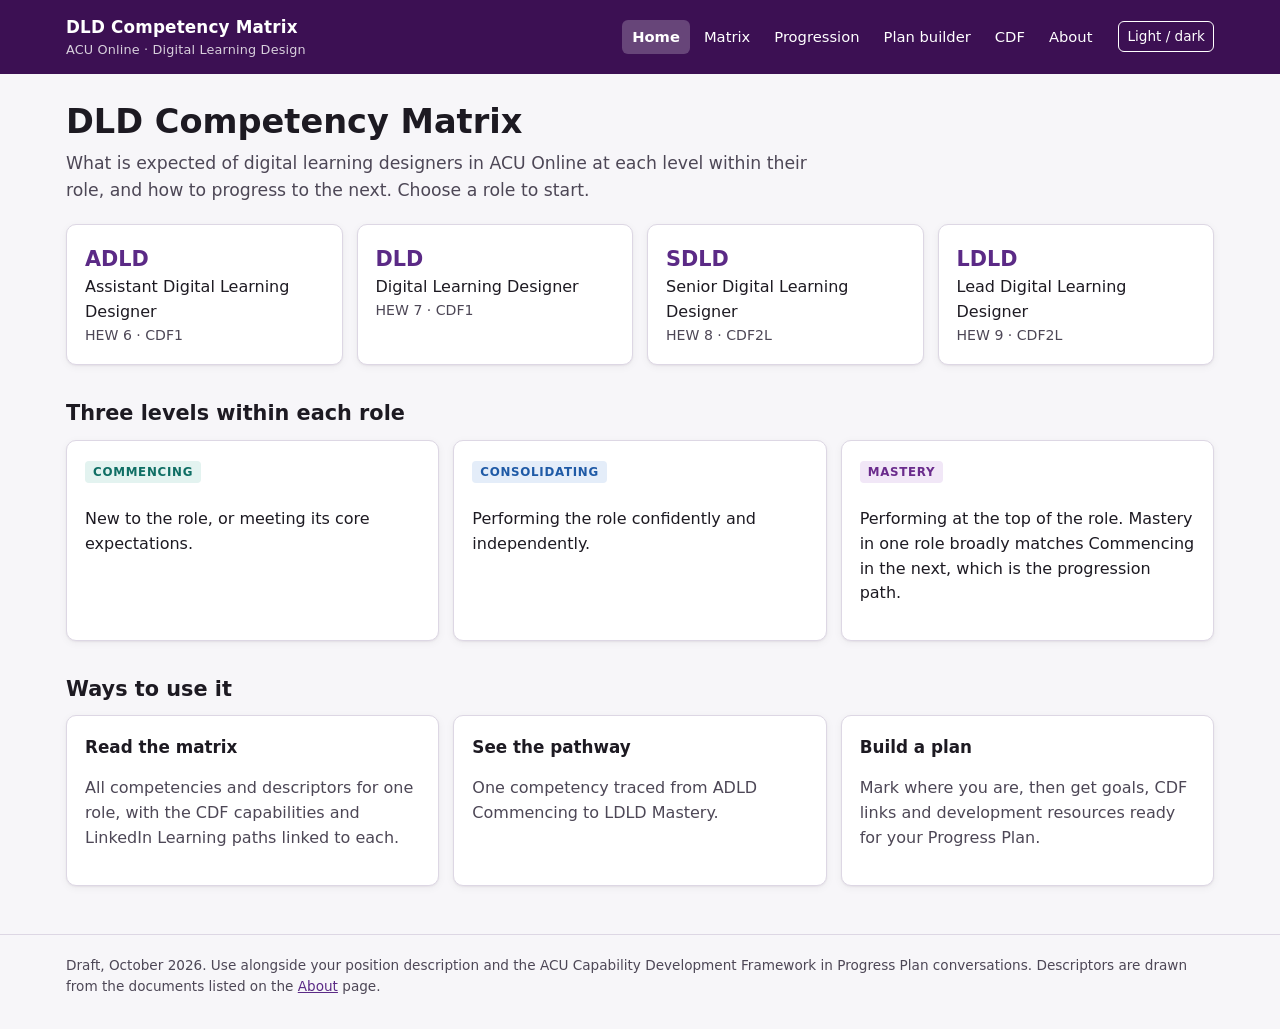
<file: index.html>
<!doctype html>
<html lang="en-AU">
<head>
<meta charset="utf-8">
<meta name="viewport" content="width=device-width, initial-scale=1">
<title>DLD Competency Matrix</title>
<meta name="description" content="What is expected of a digital learning designer at each level, and how to progress">
<link rel="icon" href="data:image/svg+xml,%3Csvg xmlns='http://www.w3.org/2000/svg' viewBox='0 0 32 32'%3E%3Crect width='32' height='32' rx='6' fill='%233c1053'/%3E%3Cpath d='M8 22h4v-6H8zm6 0h4V12h-4zm6 0h4V8h-4z' fill='%23fff'/%3E%3C/svg%3E">
<link rel="stylesheet" href="assets/style.css">
<script src="assets/data.js" defer></script>
<script src="assets/app.js" defer></script>
</head>
<body data-page="index">
<main id="main" class="wrap">
<h1>DLD Competency Matrix</h1><p class="lede">What is expected of digital learning designers in ACU Online at each level within their role, and how to progress to the next. Choose a role to start.</p>
<div id="app"></div>
<noscript><p>This site needs JavaScript to show the matrix.</p></noscript>
</main>
</body>
</html>
</file>
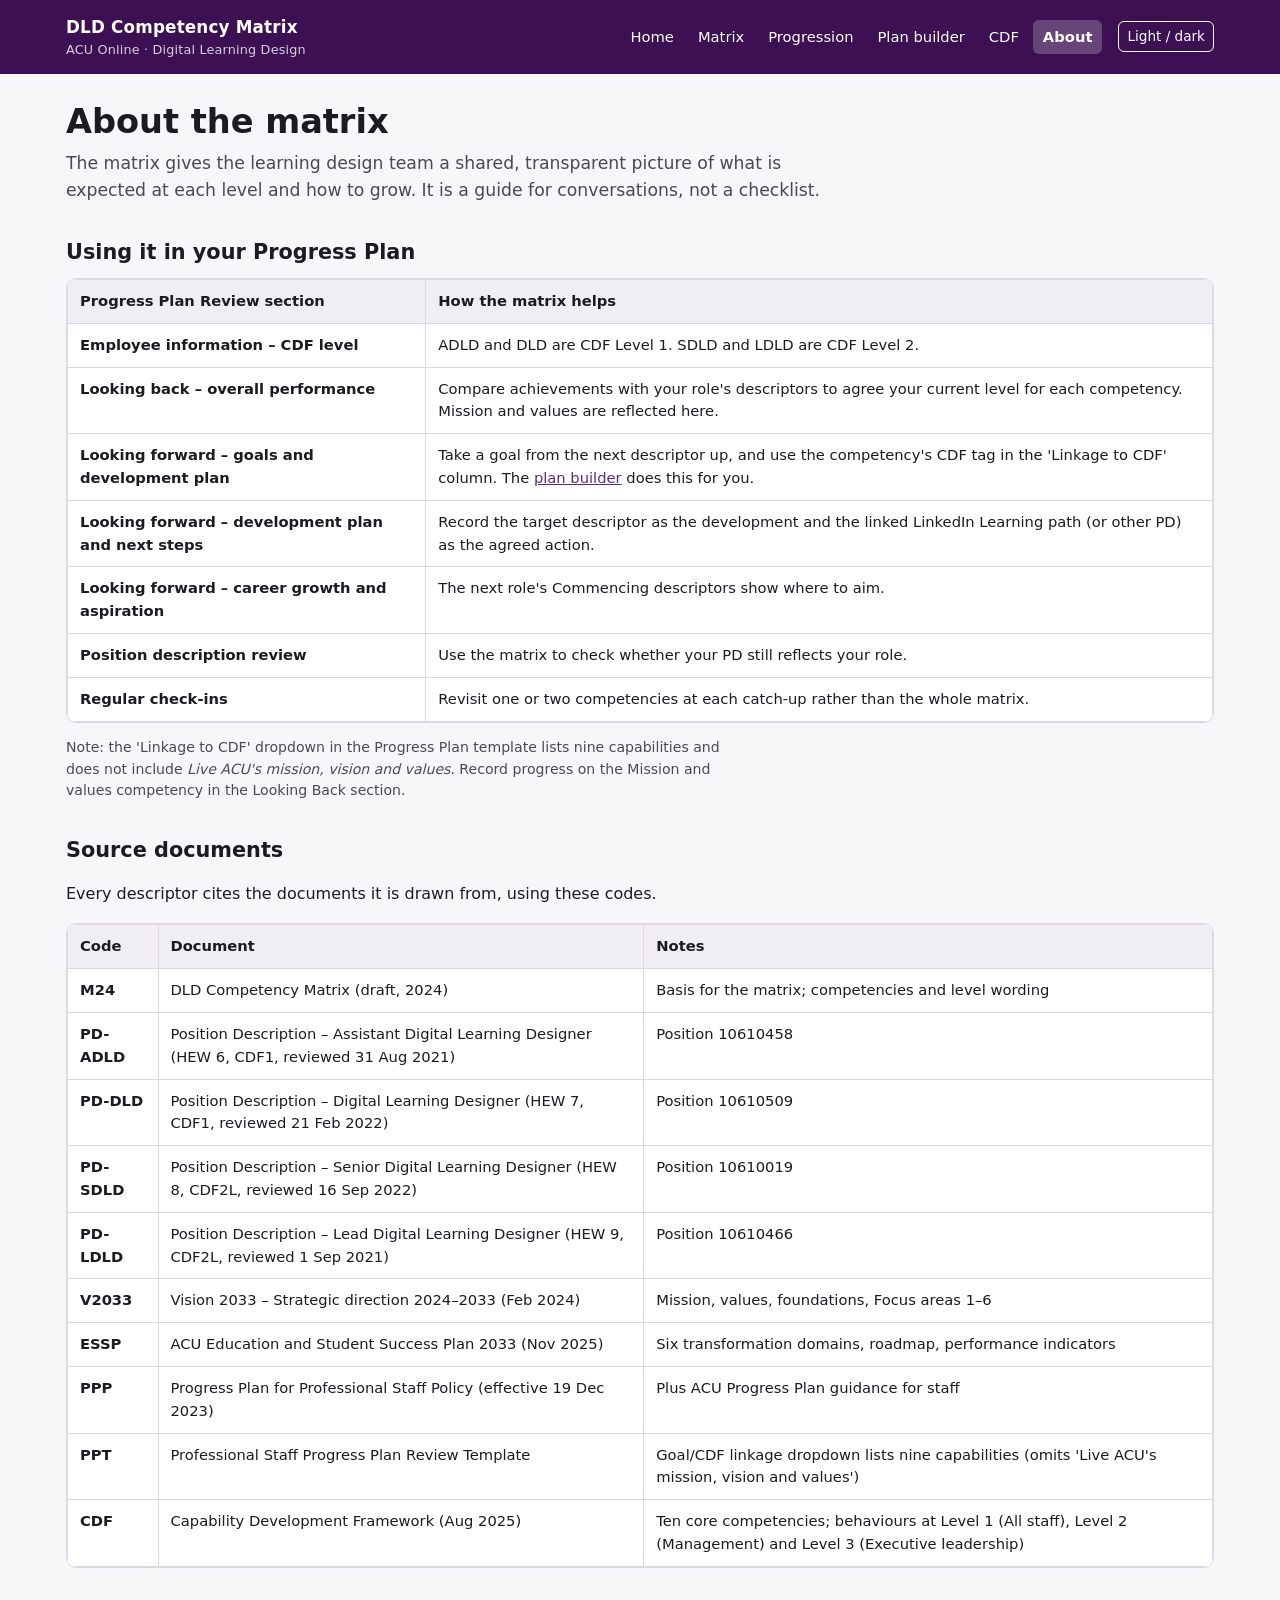
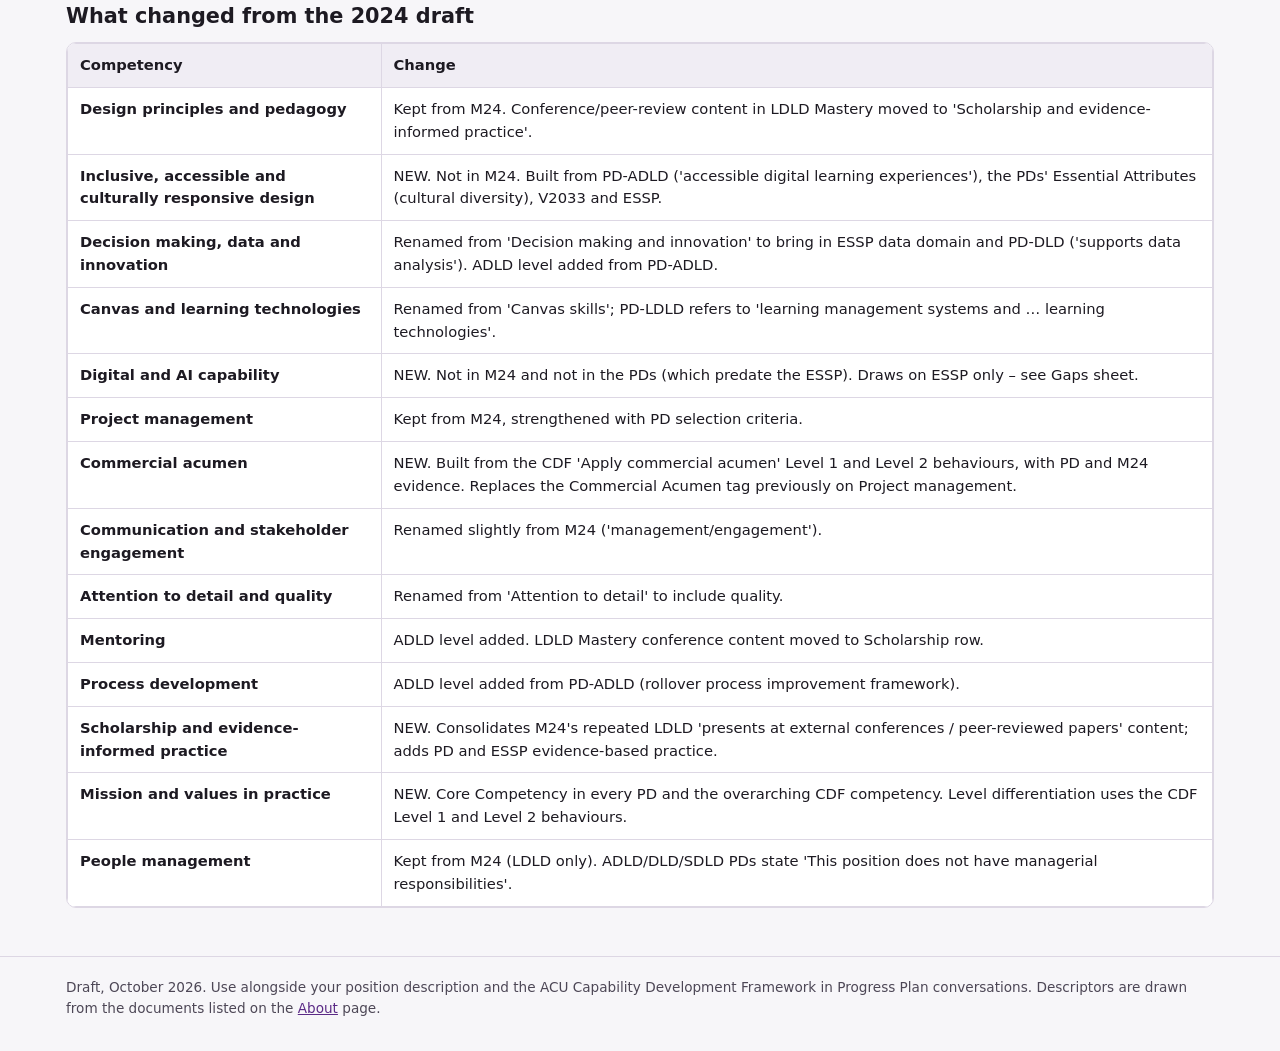
<file: about.html>
<!doctype html>
<html lang="en-AU">
<head>
<meta charset="utf-8">
<meta name="viewport" content="width=device-width, initial-scale=1">
<title>About the Matrix</title>
<meta name="description" content="Purpose, use in Progress Plans, and sources">
<link rel="icon" href="data:image/svg+xml,%3Csvg xmlns='http://www.w3.org/2000/svg' viewBox='0 0 32 32'%3E%3Crect width='32' height='32' rx='6' fill='%233c1053'/%3E%3Cpath d='M8 22h4v-6H8zm6 0h4V12h-4zm6 0h4V8h-4z' fill='%23fff'/%3E%3C/svg%3E">
<link rel="stylesheet" href="assets/style.css">
<script src="assets/data.js" defer></script>
<script src="assets/app.js" defer></script>
</head>
<body data-page="about">
<main id="main" class="wrap">
<h1>About the matrix</h1>
<p class="lede">The matrix gives the learning design team a shared, transparent picture of what is expected at each level and how to grow. It is a guide for conversations, not a checklist.</p>
<h2>Using it in your Progress Plan</h2>
<div class="table-scroll"><table><thead><tr><th scope="col">Progress Plan Review section</th><th scope="col">How the matrix helps</th></tr></thead><tbody>
<tr><td><strong>Employee information – CDF level</strong></td><td>ADLD and DLD are CDF Level 1. SDLD and LDLD are CDF Level 2.</td></tr>
<tr><td><strong>Looking back – overall performance</strong></td><td>Compare achievements with your role's descriptors to agree your current level for each competency. Mission and values are reflected here.</td></tr>
<tr><td><strong>Looking forward – goals and development plan</strong></td><td>Take a goal from the next descriptor up, and use the competency's CDF tag in the 'Linkage to CDF' column. The <a href="plan.html">plan builder</a> does this for you.</td></tr>
<tr><td><strong>Looking forward – development plan and next steps</strong></td><td>Record the target descriptor as the development and the linked LinkedIn Learning path (or other PD) as the agreed action.</td></tr>
<tr><td><strong>Looking forward – career growth and aspiration</strong></td><td>The next role's Commencing descriptors show where to aim.</td></tr>
<tr><td><strong>Position description review</strong></td><td>Use the matrix to check whether your PD still reflects your role.</td></tr>
<tr><td><strong>Regular check-ins</strong></td><td>Revisit one or two competencies at each catch-up rather than the whole matrix.</td></tr>
</tbody></table></div>
<p class="small muted">Note: the 'Linkage to CDF' dropdown in the Progress Plan template lists nine capabilities and does not include <em>Live ACU's mission, vision and values</em>. Record progress on the Mission and values competency in the Looking Back section.</p>
<div id="app"></div>
<noscript><p>This site needs JavaScript to show the matrix.</p></noscript>
</main>
</body>
</html>
</file>
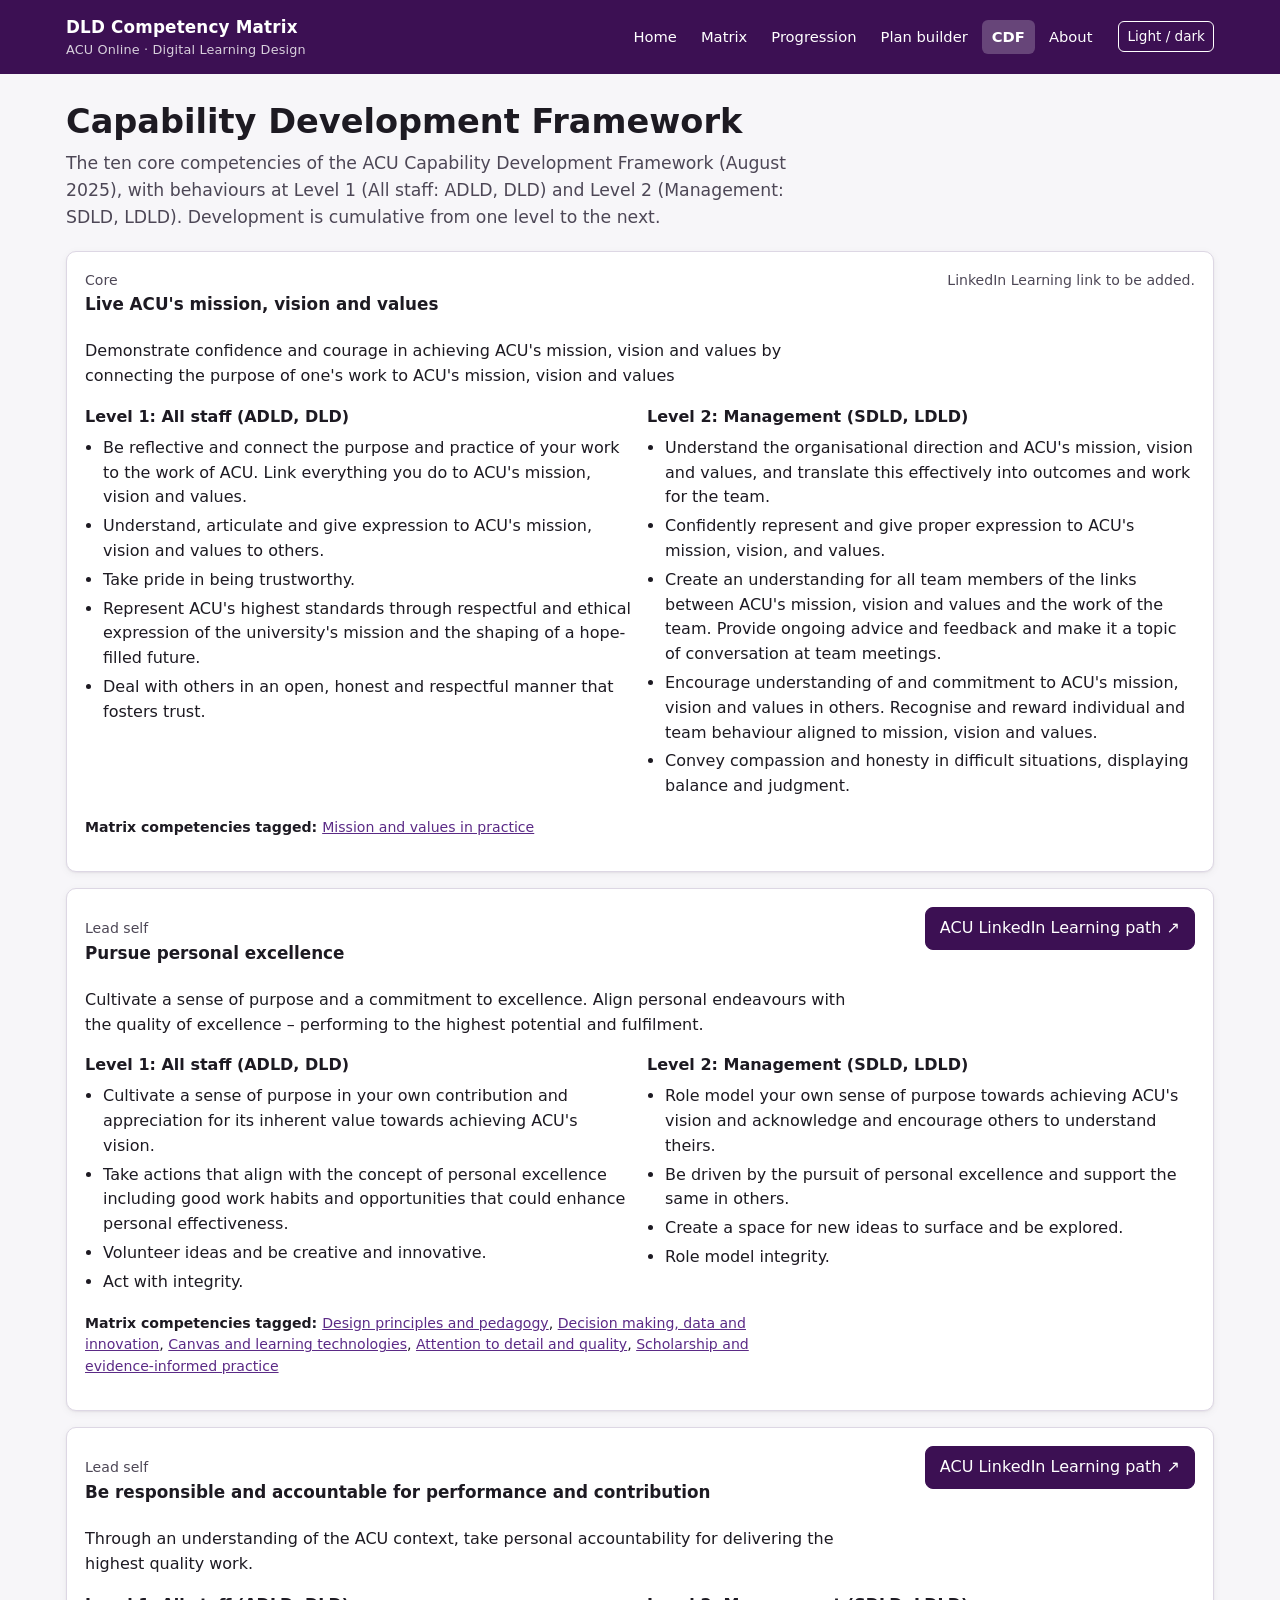
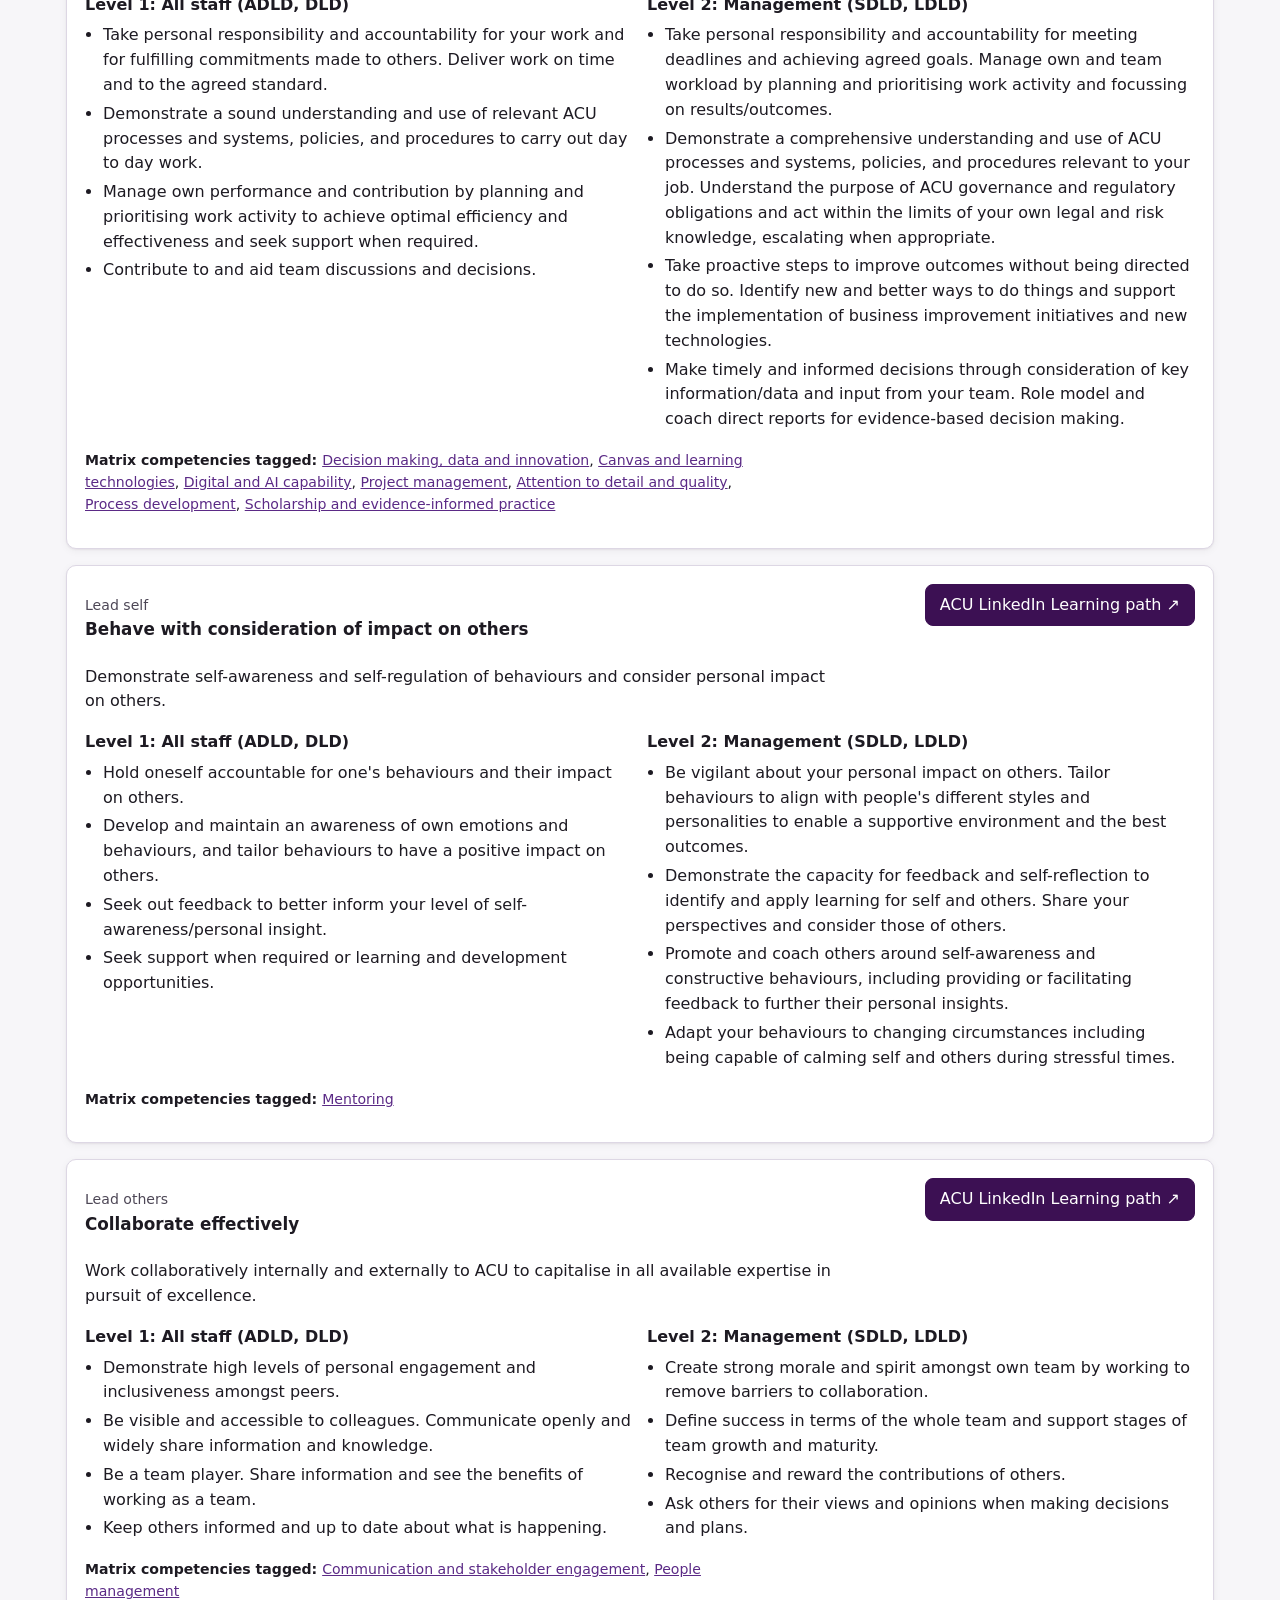
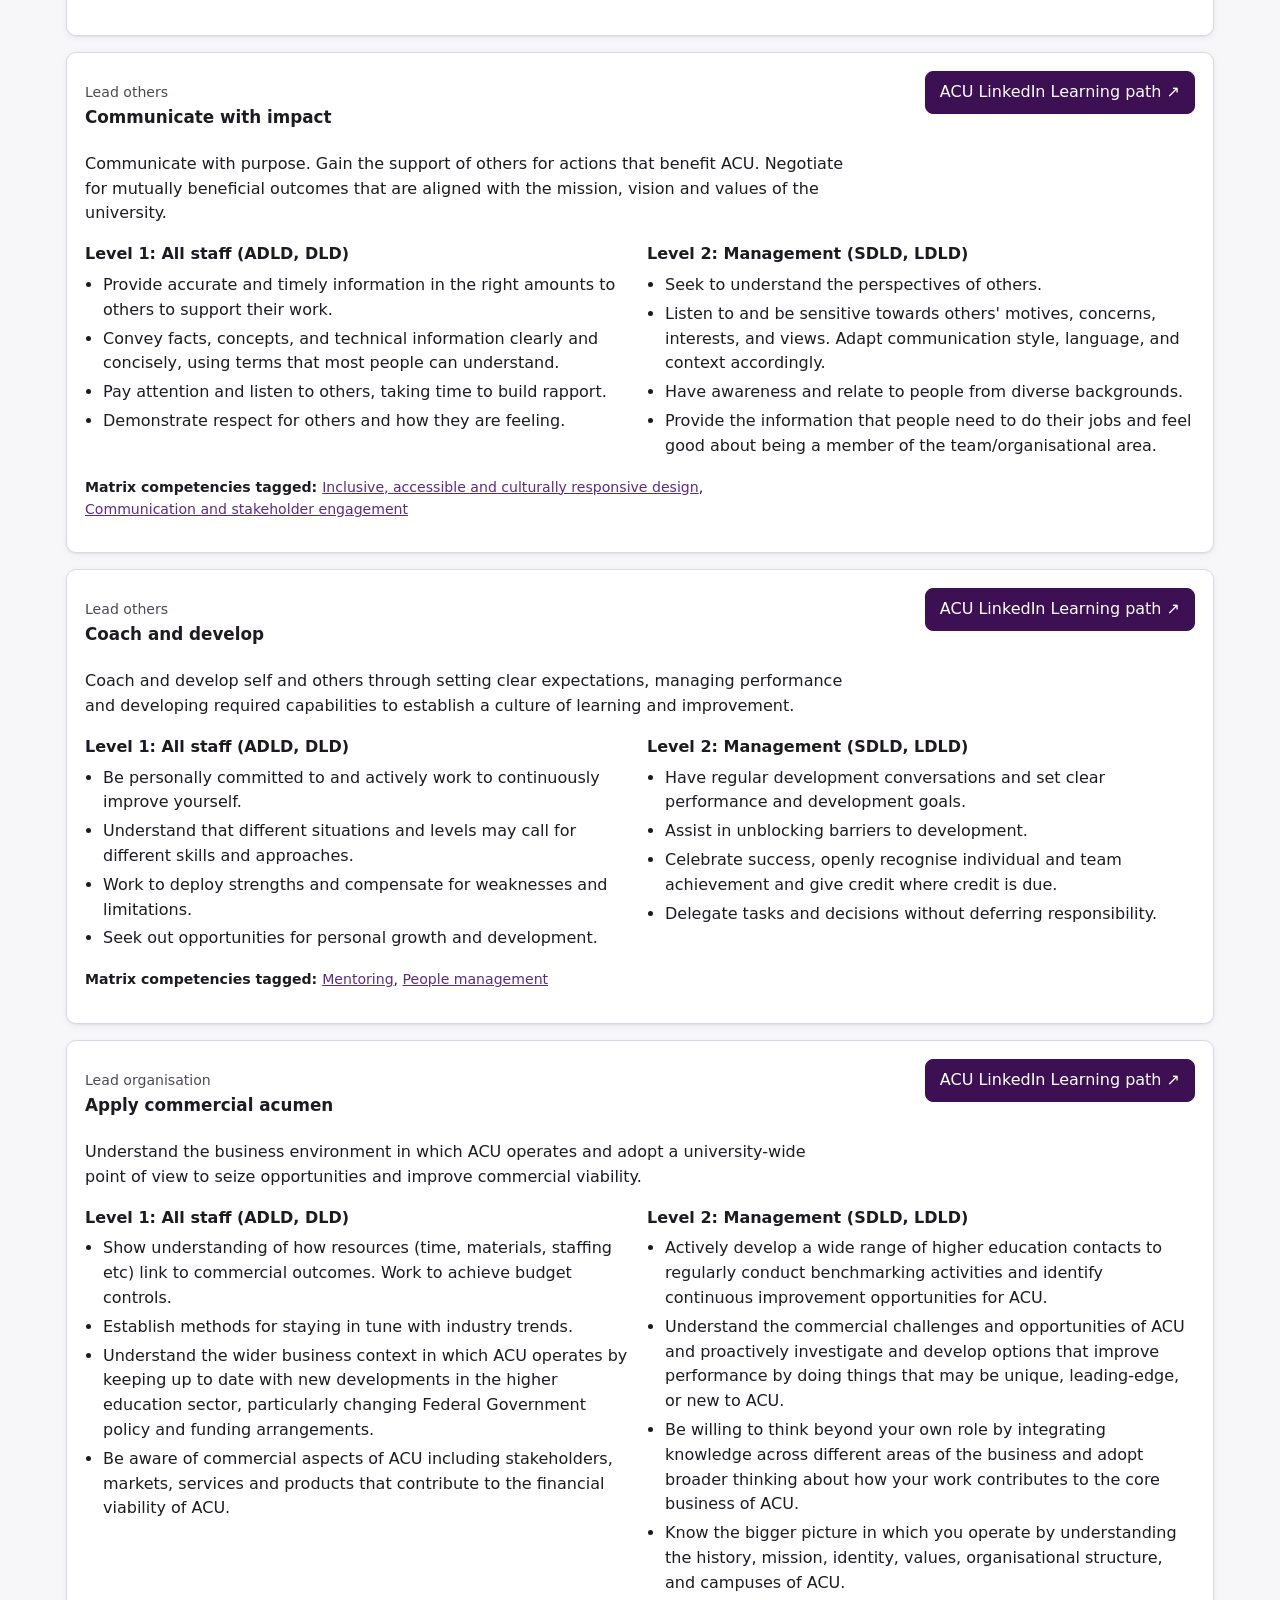
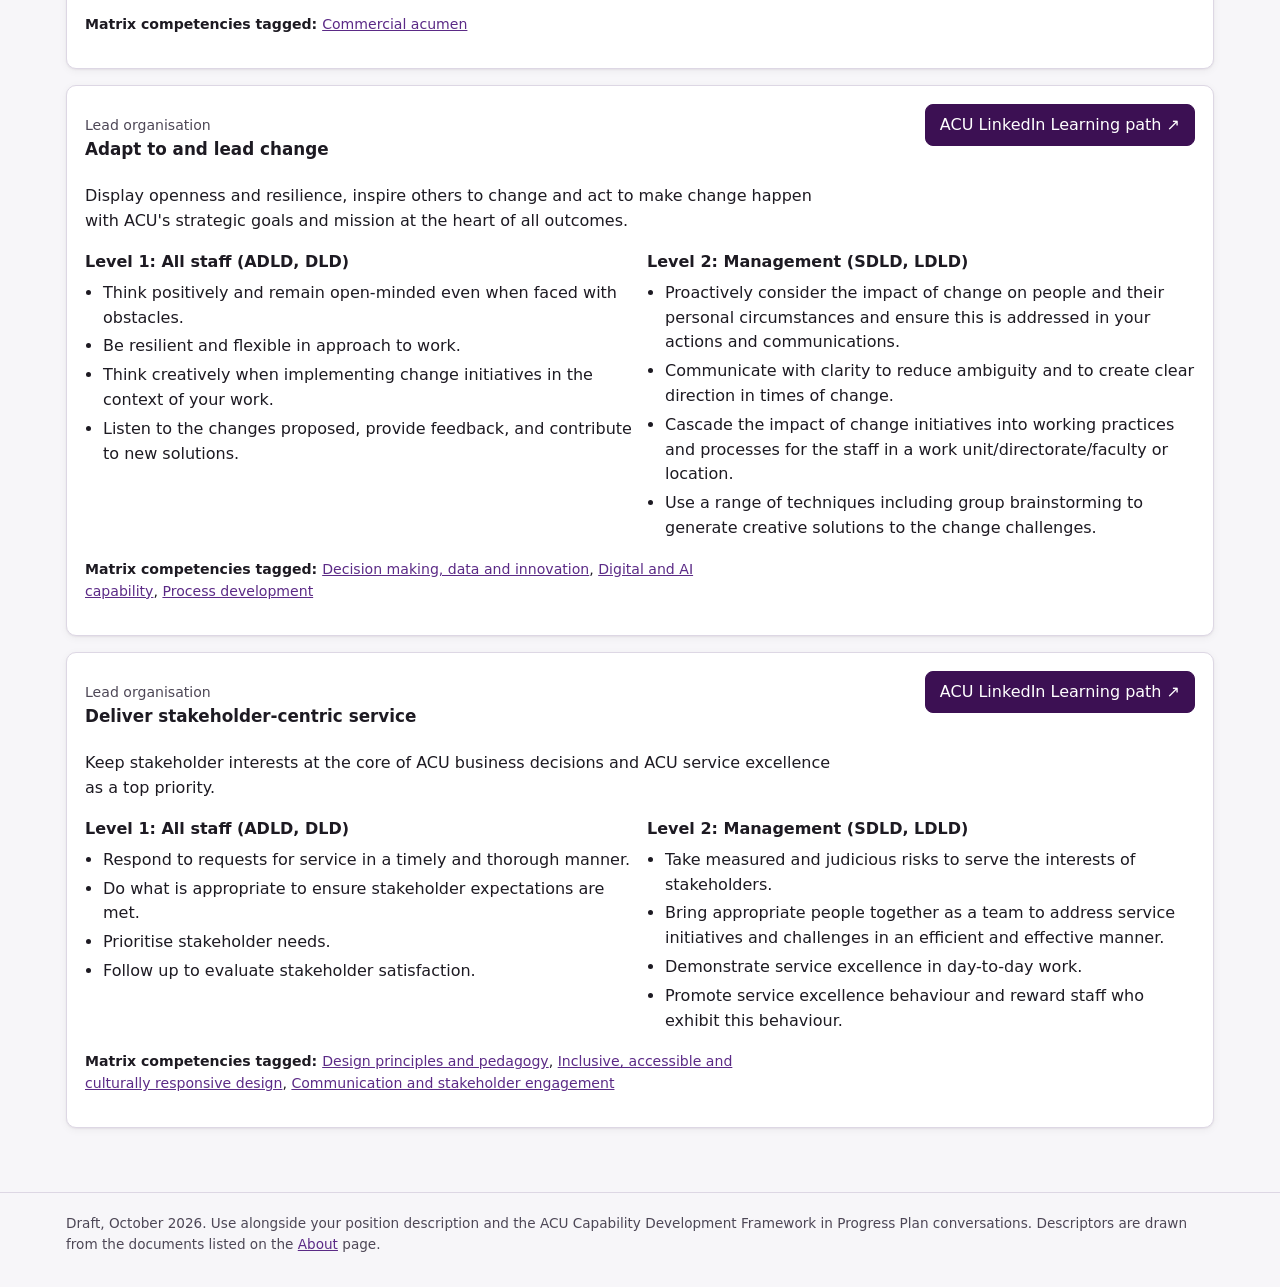
<file: cdf.html>
<!doctype html>
<html lang="en-AU">
<head>
<meta charset="utf-8">
<meta name="viewport" content="width=device-width, initial-scale=1">
<title>CDF Reference</title>
<meta name="description" content="ACU Capability Development Framework competencies at Levels 1 and 2">
<link rel="icon" href="data:image/svg+xml,%3Csvg xmlns='http://www.w3.org/2000/svg' viewBox='0 0 32 32'%3E%3Crect width='32' height='32' rx='6' fill='%233c1053'/%3E%3Cpath d='M8 22h4v-6H8zm6 0h4V12h-4zm6 0h4V8h-4z' fill='%23fff'/%3E%3C/svg%3E">
<link rel="stylesheet" href="assets/style.css">
<script src="assets/data.js" defer></script>
<script src="assets/app.js" defer></script>
</head>
<body data-page="cdf">
<main id="main" class="wrap">
<h1>Capability Development Framework</h1><p class="lede">The ten core competencies of the ACU Capability Development Framework (August 2025), with behaviours at Level 1 (All staff: ADLD, DLD) and Level 2 (Management: SDLD, LDLD). Development is cumulative from one level to the next.</p>
<div id="app"></div>
<noscript><p>This site needs JavaScript to show the matrix.</p></noscript>
</main>
</body>
</html>
</file>
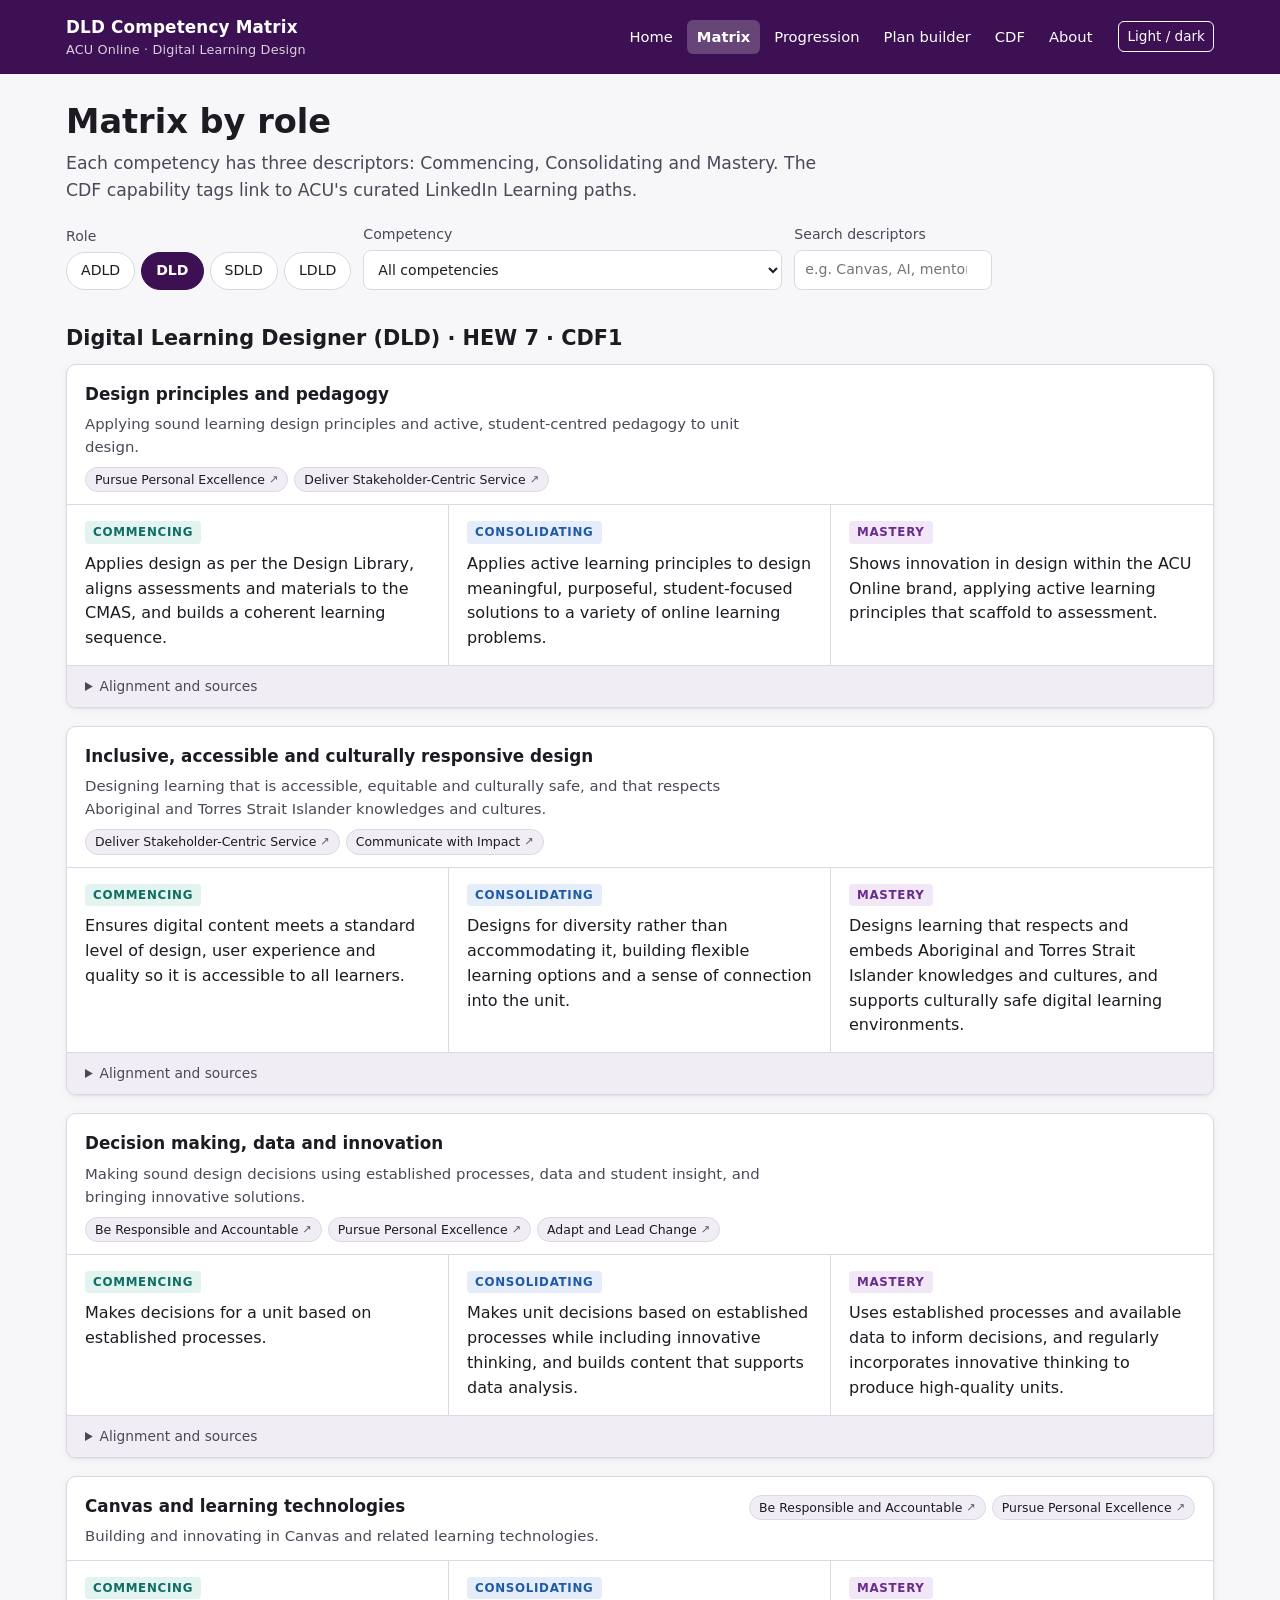
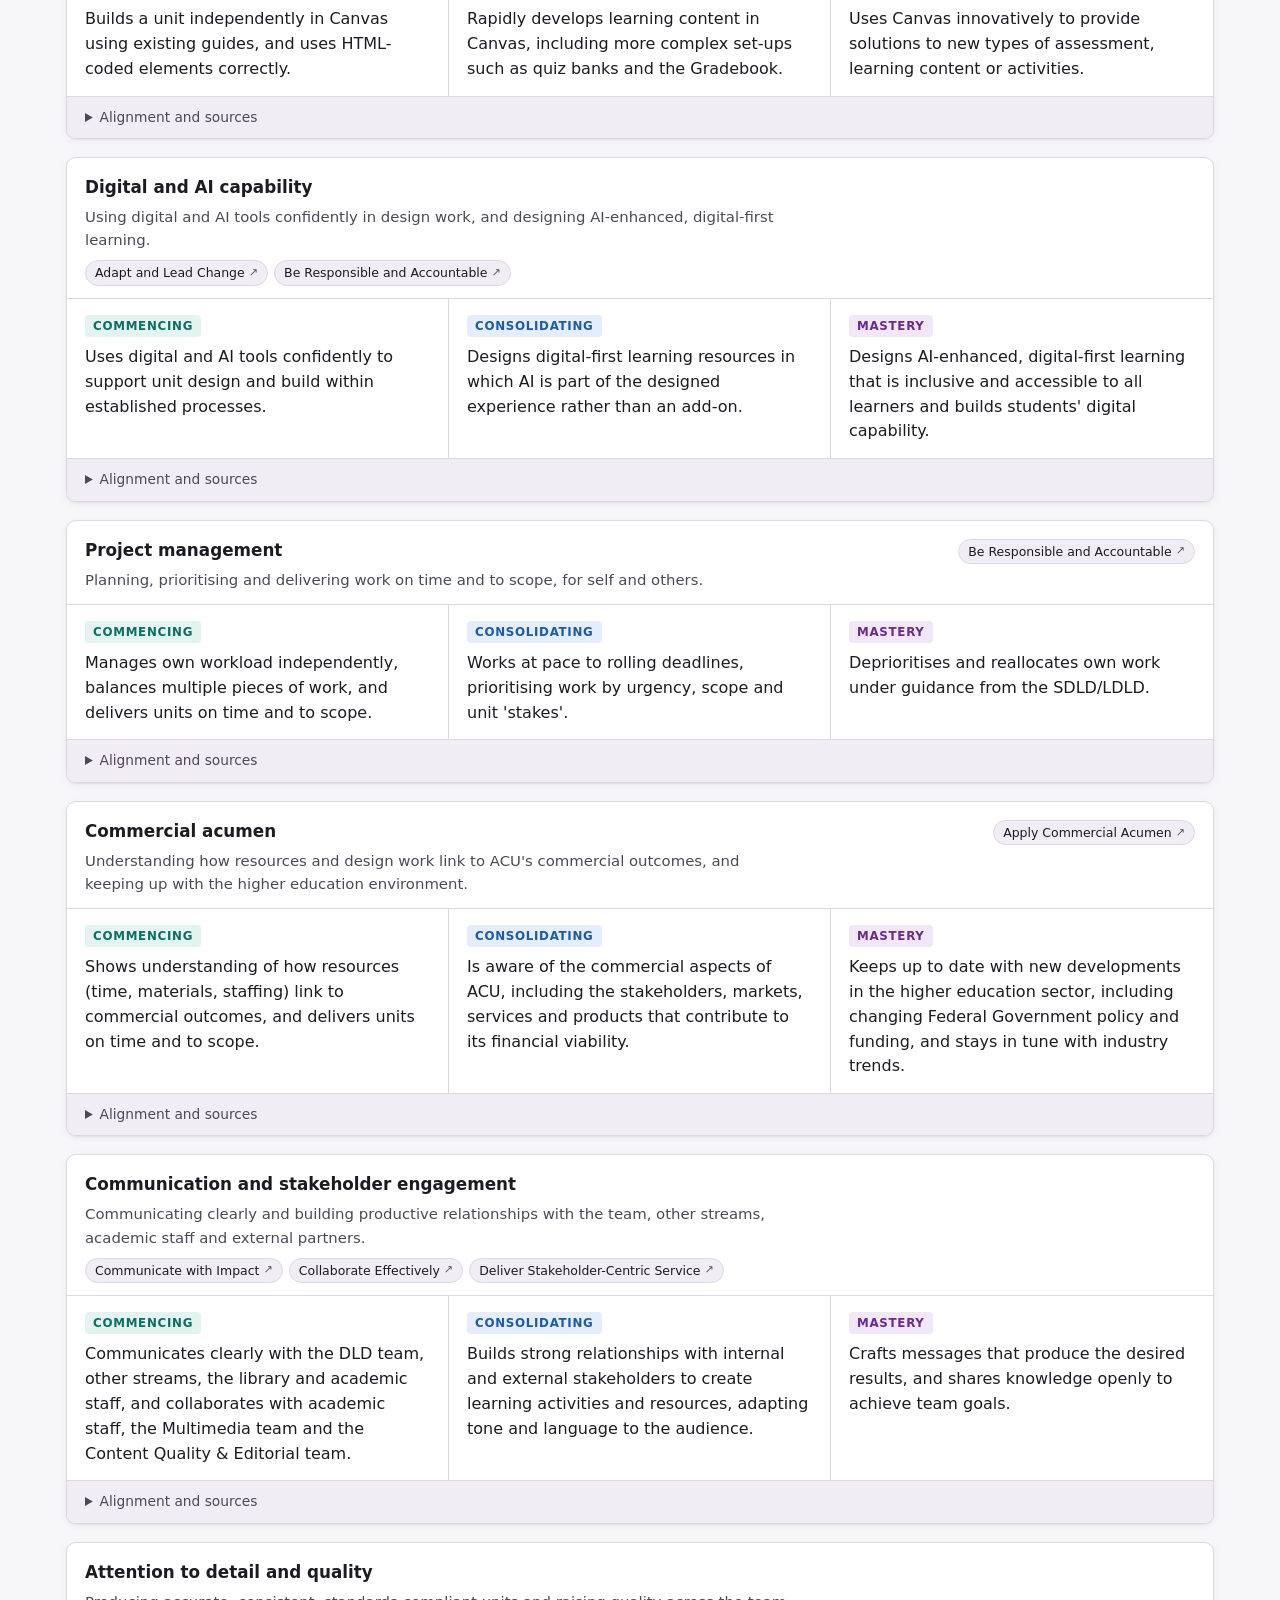
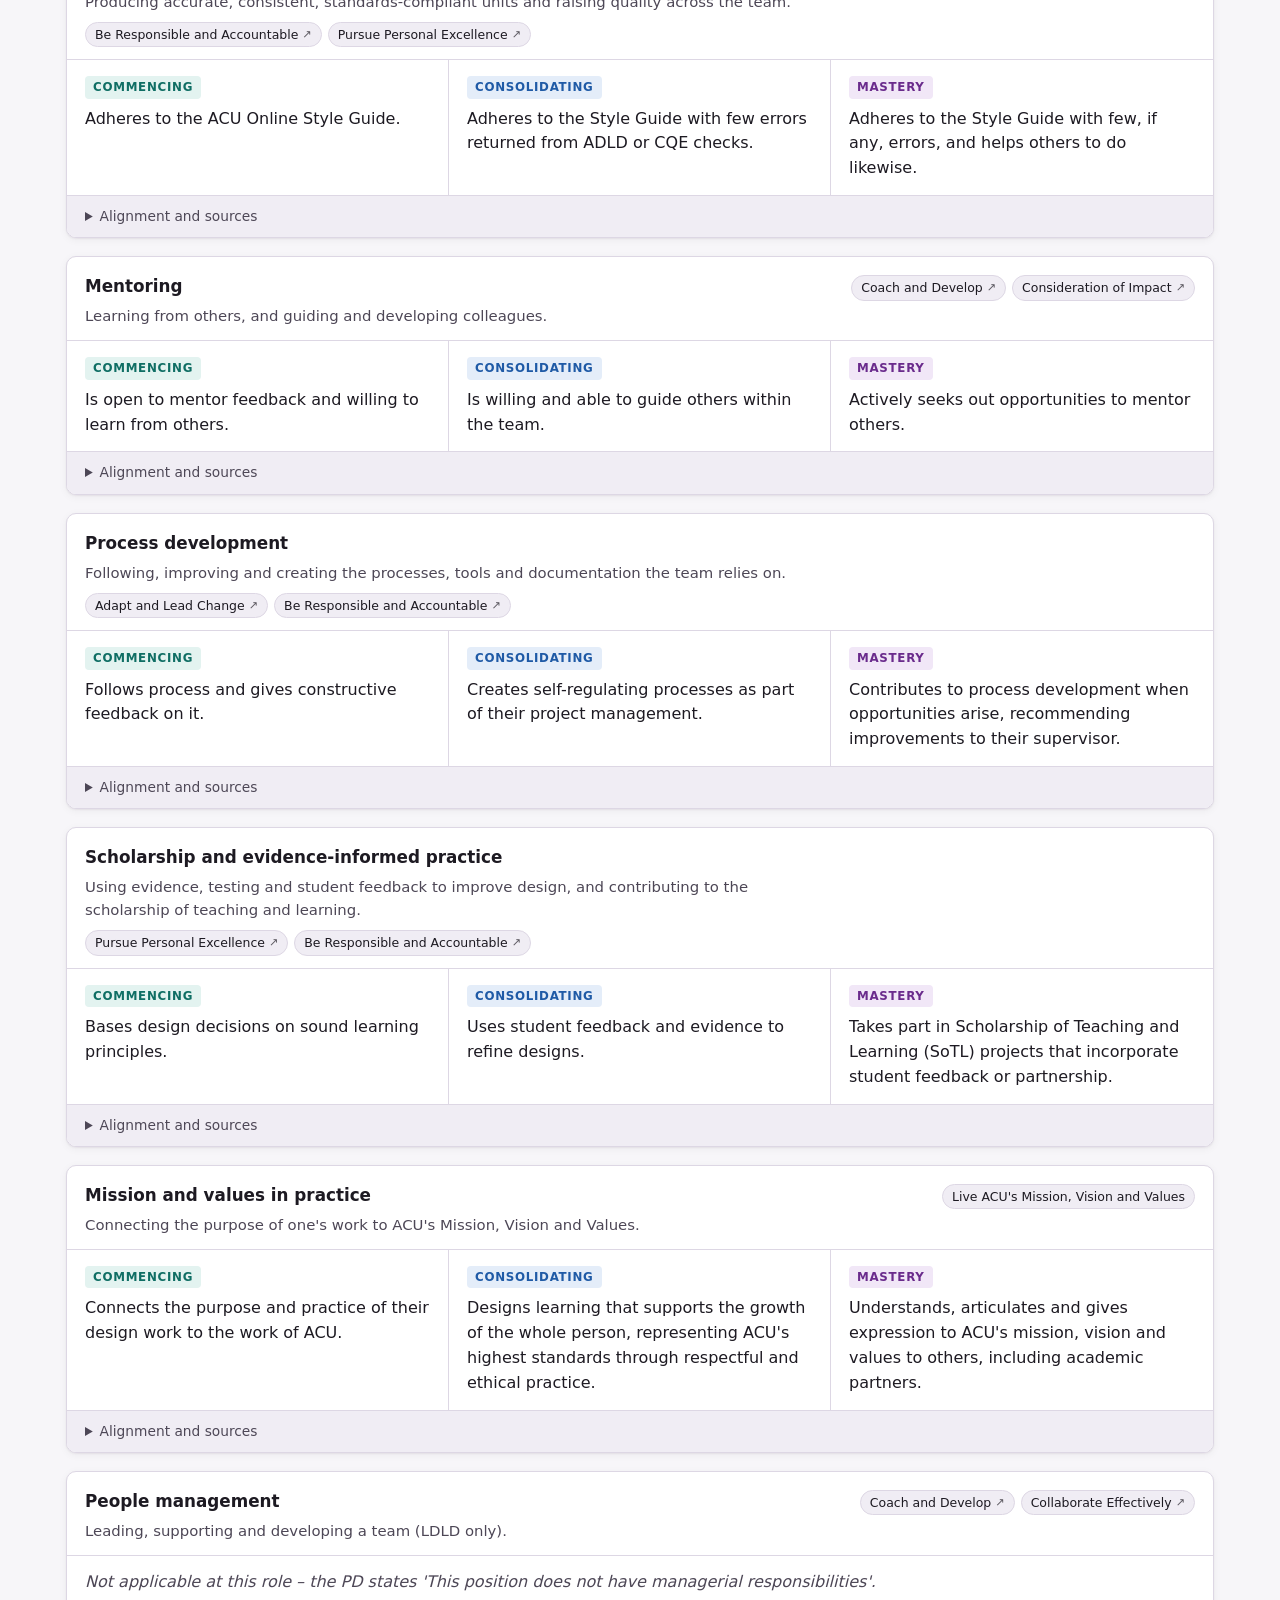
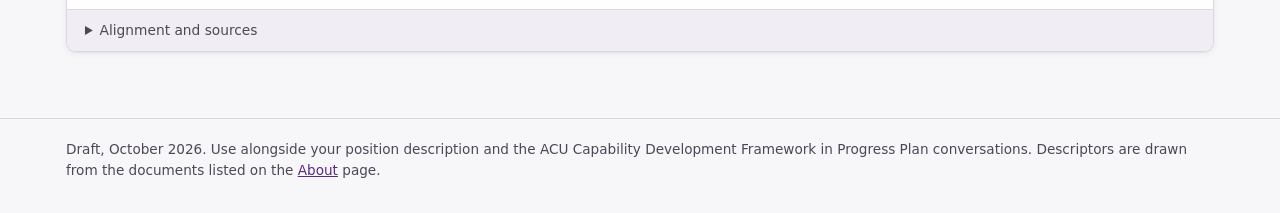
<file: matrix.html>
<!doctype html>
<html lang="en-AU">
<head>
<meta charset="utf-8">
<meta name="viewport" content="width=device-width, initial-scale=1">
<title>Matrix by Role</title>
<meta name="description" content="All competencies and level descriptors for one DLD role">
<link rel="icon" href="data:image/svg+xml,%3Csvg xmlns='http://www.w3.org/2000/svg' viewBox='0 0 32 32'%3E%3Crect width='32' height='32' rx='6' fill='%233c1053'/%3E%3Cpath d='M8 22h4v-6H8zm6 0h4V12h-4zm6 0h4V8h-4z' fill='%23fff'/%3E%3C/svg%3E">
<link rel="stylesheet" href="assets/style.css">
<script src="assets/data.js" defer></script>
<script src="assets/app.js" defer></script>
</head>
<body data-page="matrix">
<main id="main" class="wrap">
<h1>Matrix by role</h1><p class="lede">Each competency has three descriptors: Commencing, Consolidating and Mastery. The CDF capability tags link to ACU's curated LinkedIn Learning paths.</p>
<div id="app"></div>
<noscript><p>This site needs JavaScript to show the matrix.</p></noscript>
</main>
</body>
</html>
</file>
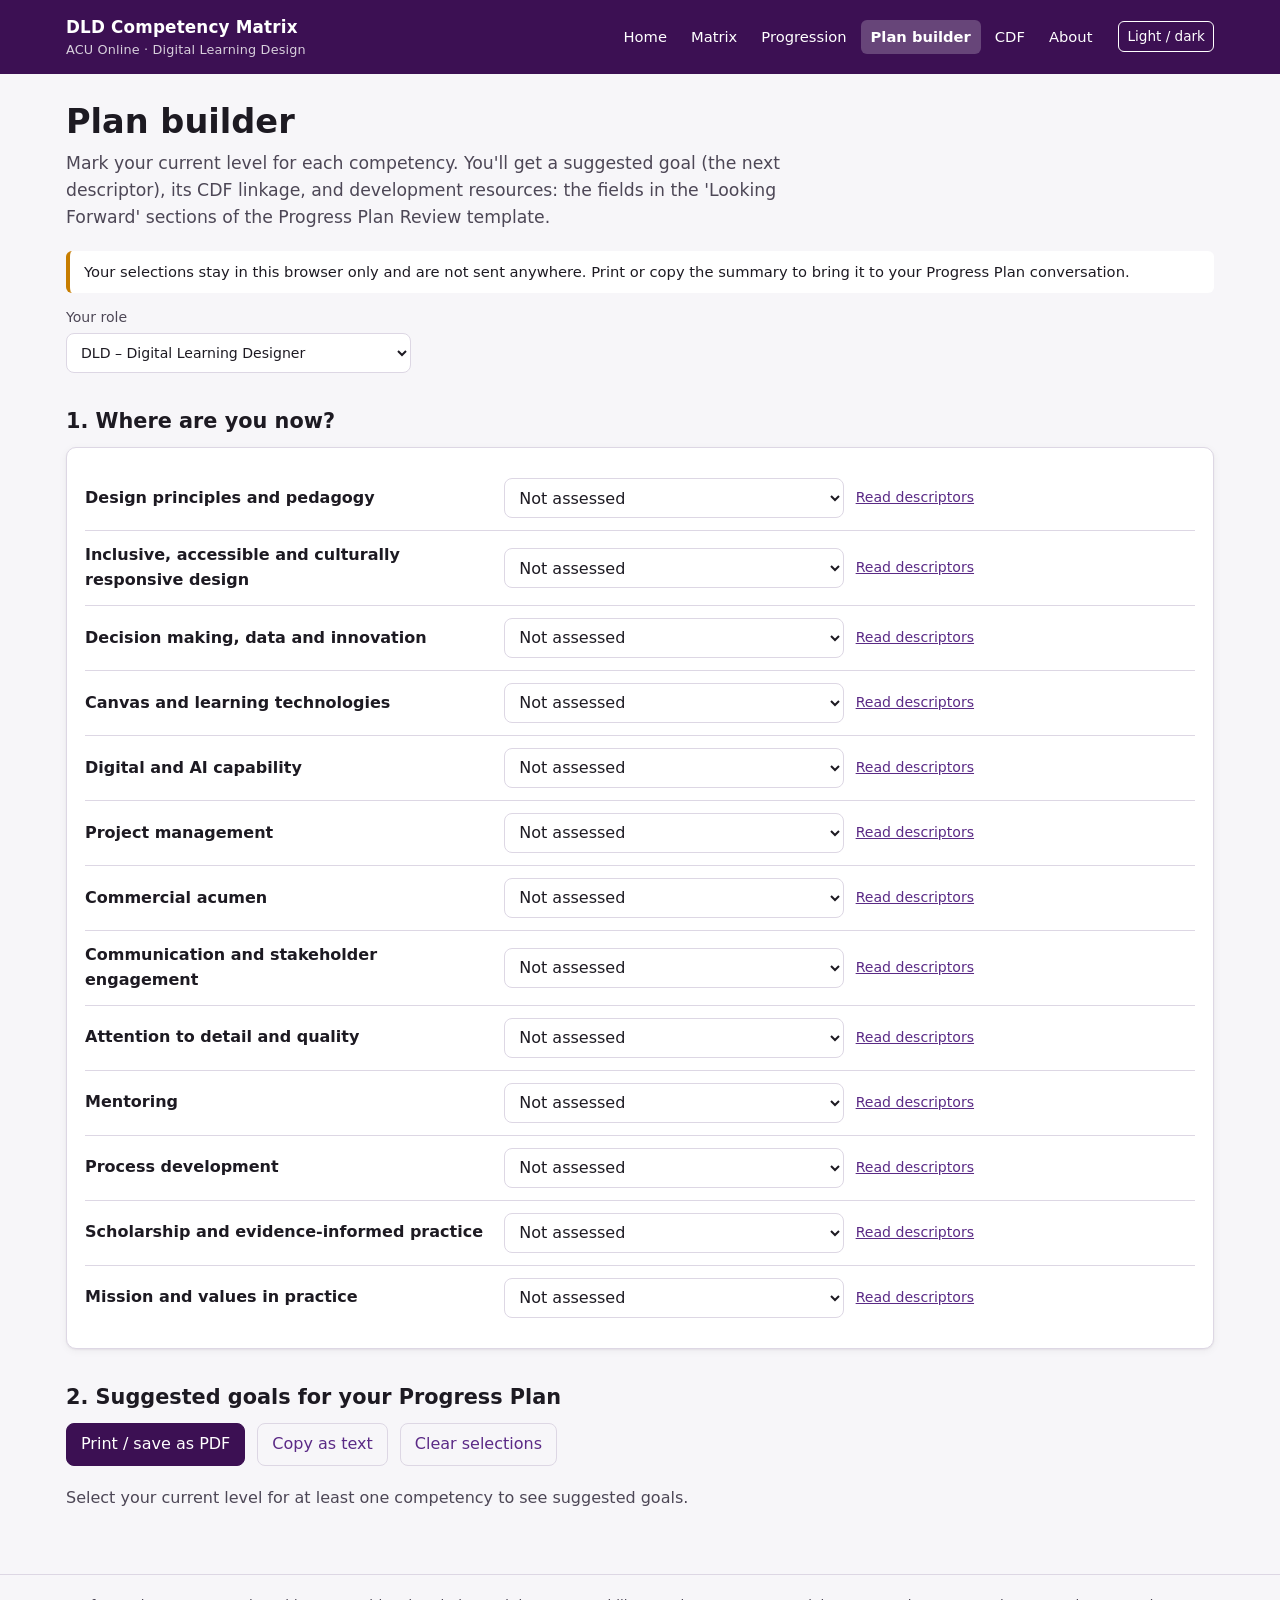
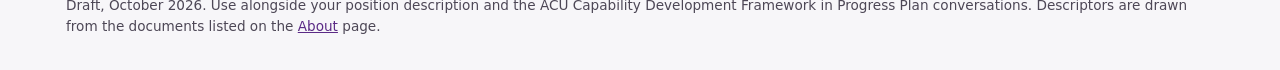
<file: plan.html>
<!doctype html>
<html lang="en-AU">
<head>
<meta charset="utf-8">
<meta name="viewport" content="width=device-width, initial-scale=1">
<title>Plan Builder</title>
<meta name="description" content="Turn your current levels into Progress Plan goals">
<link rel="icon" href="data:image/svg+xml,%3Csvg xmlns='http://www.w3.org/2000/svg' viewBox='0 0 32 32'%3E%3Crect width='32' height='32' rx='6' fill='%233c1053'/%3E%3Cpath d='M8 22h4v-6H8zm6 0h4V12h-4zm6 0h4V8h-4z' fill='%23fff'/%3E%3C/svg%3E">
<link rel="stylesheet" href="assets/style.css">
<script src="assets/data.js" defer></script>
<script src="assets/app.js" defer></script>
</head>
<body data-page="plan">
<main id="main" class="wrap">
<h1>Plan builder</h1><p class="lede">Mark your current level for each competency. You'll get a suggested goal (the next descriptor), its CDF linkage, and development resources: the fields in the 'Looking Forward' sections of the Progress Plan Review template.</p>
<div id="app"></div>
<noscript><p>This site needs JavaScript to show the matrix.</p></noscript>
</main>
</body>
</html>
</file>
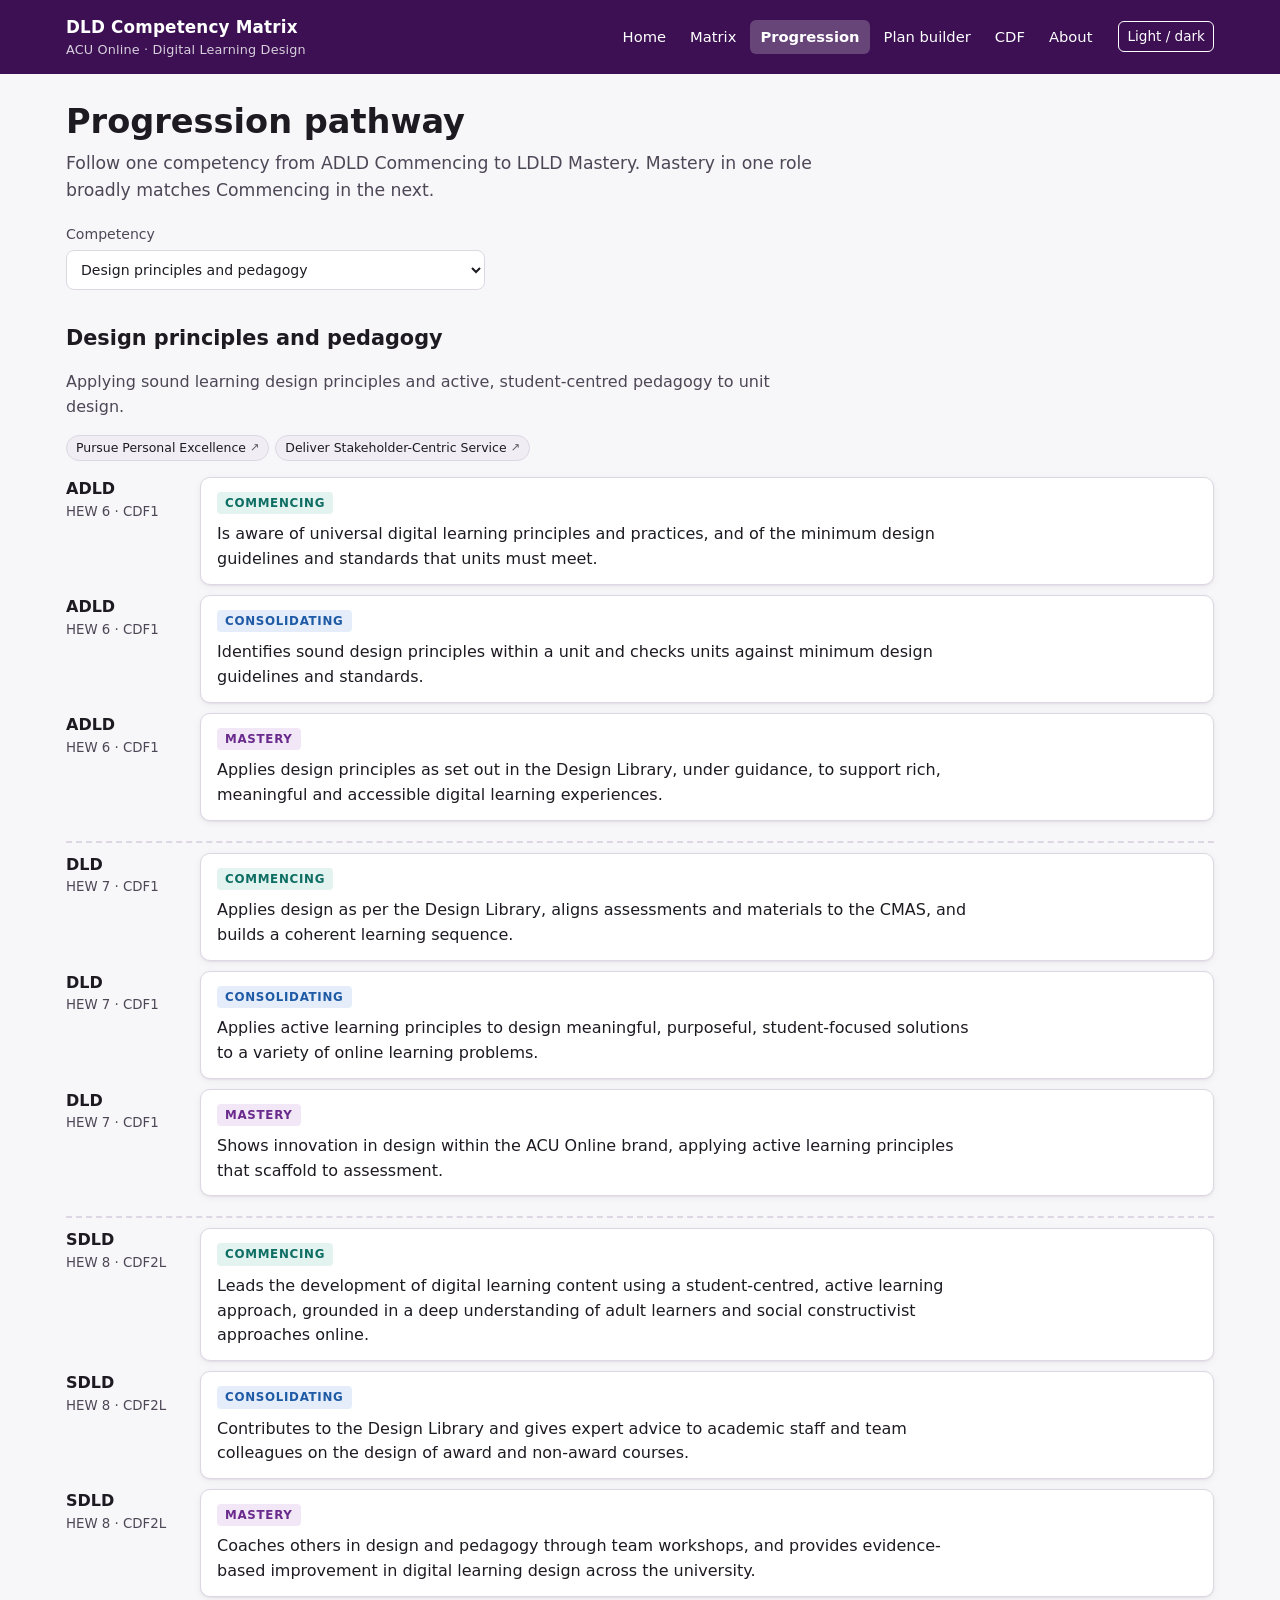
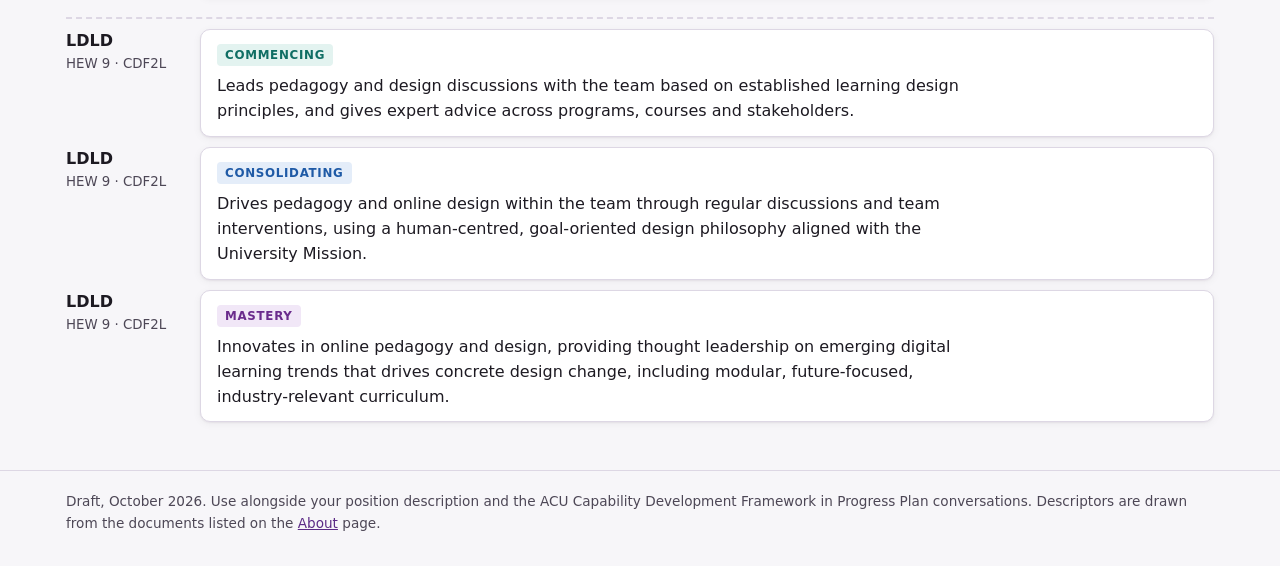
<file: progression.html>
<!doctype html>
<html lang="en-AU">
<head>
<meta charset="utf-8">
<meta name="viewport" content="width=device-width, initial-scale=1">
<title>Progression Pathway</title>
<meta name="description" content="One competency traced across all four DLD roles">
<link rel="icon" href="data:image/svg+xml,%3Csvg xmlns='http://www.w3.org/2000/svg' viewBox='0 0 32 32'%3E%3Crect width='32' height='32' rx='6' fill='%233c1053'/%3E%3Cpath d='M8 22h4v-6H8zm6 0h4V12h-4zm6 0h4V8h-4z' fill='%23fff'/%3E%3C/svg%3E">
<link rel="stylesheet" href="assets/style.css">
<script src="assets/data.js" defer></script>
<script src="assets/app.js" defer></script>
</head>
<body data-page="progression">
<main id="main" class="wrap">
<h1>Progression pathway</h1><p class="lede">Follow one competency from ADLD Commencing to LDLD Mastery. Mastery in one role broadly matches Commencing in the next.</p>
<div id="app"></div>
<noscript><p>This site needs JavaScript to show the matrix.</p></noscript>
</main>
</body>
</html>
</file>
<file: assets/style.css>
:root {
  --bg: #f7f6f9;
  --surface: #ffffff;
  --surface-2: #f0edf4;
  --ink: #1d1a22;
  --ink-2: #4d4756;
  --line: #ddd7e4;
  --brand: #3c1053;
  --brand-ink: #ffffff;
  --link: #5b2a86;
  --focus: #c77d00;
  --l1: #0f6e64;  --l1-bg: #e3f3f0;
  --l2: #1f5aa6;  --l2-bg: #e4edf9;
  --l3: #6a2b8c;  --l3-bg: #f1e7f7;
  --radius: 10px;
  --shadow: 0 1px 2px rgba(30, 20, 40, .06), 0 2px 8px rgba(30, 20, 40, .05);
  --font: "Segoe UI", system-ui, -apple-system, Roboto, "Helvetica Neue", Arial, sans-serif;
  color-scheme: light;
}
@media (prefers-color-scheme: dark) {
  :root:not([data-theme="light"]) {
    --bg: #141118; --surface: #1d1922; --surface-2: #26212d; --ink: #eeeaf3; --ink-2: #b9b1c4;
    --line: #3a3343; --brand: #a77fd0; --brand-ink: #140f19; --link: #c9a8ea; --focus: #ffb547;
    --l1: #6fd1c3; --l1-bg: #15302c; --l2: #8db7f0; --l2-bg: #172539; --l3: #cfa2ef; --l3-bg: #2a1d36;
    --shadow: none; color-scheme: dark;
  }
}
:root[data-theme="dark"] {
  --bg: #141118; --surface: #1d1922; --surface-2: #26212d; --ink: #eeeaf3; --ink-2: #b9b1c4;
  --line: #3a3343; --brand: #a77fd0; --brand-ink: #140f19; --link: #c9a8ea; --focus: #ffb547;
  --l1: #6fd1c3; --l1-bg: #15302c; --l2: #8db7f0; --l2-bg: #172539; --l3: #cfa2ef; --l3-bg: #2a1d36;
  --shadow: none; color-scheme: dark;
}

* { box-sizing: border-box; }
html { -webkit-text-size-adjust: 100%; }
body { margin: 0; background: var(--bg); color: var(--ink); font: 16px/1.55 var(--font); }
a { color: var(--link); }
a:focus-visible, button:focus-visible, select:focus-visible, input:focus-visible, summary:focus-visible, textarea:focus-visible {
  outline: 3px solid var(--focus); outline-offset: 2px; border-radius: 4px;
}
.skip { position: absolute; left: -999px; top: 0; background: var(--surface); padding: 8px 12px; z-index: 10; }
.skip:focus { left: 8px; top: 8px; }

/* Header */
.site-header { background: var(--brand); color: var(--brand-ink); }
.site-header .wrap { display: flex; align-items: center; gap: 16px; flex-wrap: wrap; padding-top: 14px; padding-bottom: 14px; }
.brand { font-weight: 700; font-size: 1.05rem; color: inherit; text-decoration: none; margin-right: auto; letter-spacing: .01em; }
.brand small { display: block; font-weight: 400; opacity: .8; font-size: .8rem; }
.nav { display: flex; gap: 4px; flex-wrap: wrap; }
.nav a { color: inherit; text-decoration: none; padding: 6px 10px; border-radius: 6px; font-size: .92rem; }
.nav a:hover { background: rgba(255,255,255,.14); }
.nav a[aria-current="page"] { background: rgba(255,255,255,.22); font-weight: 600; }
:root[data-theme="dark"] .nav a:hover, :root[data-theme="dark"] .nav a[aria-current="page"] { background: rgba(0,0,0,.18); }
@media (prefers-color-scheme: dark) { :root:not([data-theme="light"]) .nav a[aria-current="page"], :root:not([data-theme="light"]) .nav a:hover { background: rgba(0,0,0,.18); } }
.theme-btn { background: transparent; border: 1px solid currentColor; color: inherit; border-radius: 6px; padding: 4px 8px; font: inherit; font-size: .85rem; cursor: pointer; }

.wrap { max-width: 1180px; margin: 0 auto; padding-left: 16px; padding-right: 16px; }
main { padding-top: 28px; padding-bottom: 48px; }
h1 { font-size: clamp(1.6rem, 3vw, 2.1rem); line-height: 1.2; margin: 0 0 8px; }
h2 { font-size: 1.3rem; margin: 32px 0 10px; }
h3 { font-size: 1.05rem; margin: 0 0 6px; }
.lede { color: var(--ink-2); font-size: 1.08rem; max-width: 70ch; margin: 0 0 20px; }
p { max-width: 75ch; }
.muted { color: var(--ink-2); }
.small { font-size: .88rem; }

/* Cards and grids */
.card { background: var(--surface); border: 1px solid var(--line); border-radius: var(--radius); padding: 18px; box-shadow: var(--shadow); }
.grid { display: grid; gap: 14px; }
.grid-4 { grid-template-columns: repeat(auto-fit, minmax(230px, 1fr)); }
.grid-3 { grid-template-columns: repeat(auto-fit, minmax(260px, 1fr)); }
.role-card { text-decoration: none; color: inherit; display: block; transition: border-color .15s; }
.role-card:hover { border-color: var(--brand); }
.role-card .code { font-weight: 700; color: var(--link); font-size: 1.3rem; }
.tag-row { display: flex; flex-wrap: wrap; gap: 6px; }

/* Controls */
.controls { display: flex; flex-wrap: wrap; gap: 12px; align-items: end; margin: 8px 0 20px; }
.field { display: flex; flex-direction: column; gap: 4px; font-size: .88rem; color: var(--ink-2); min-width: 0; max-width: 100%; }
.field select, .field input { max-width: 100%; }
@media (max-width: 600px) { .controls .field { width: 100%; } }
select, input[type="search"], textarea { font: inherit; color: var(--ink); background: var(--surface); border: 1px solid var(--line); border-radius: 8px; padding: 8px 10px; min-height: 40px; }
.tabs { display: flex; gap: 6px; flex-wrap: wrap; }
.tab { font: inherit; border: 1px solid var(--line); background: var(--surface); color: var(--ink); border-radius: 999px; padding: 7px 14px; cursor: pointer; }
.tab[aria-selected="true"] { background: var(--brand); color: var(--brand-ink); border-color: var(--brand); font-weight: 600; }
.btn { font: inherit; border: 1px solid var(--brand); background: var(--brand); color: var(--brand-ink); border-radius: 8px; padding: 8px 14px; cursor: pointer; text-decoration: none; display: inline-block; }
.btn.secondary { background: transparent; color: var(--link); border-color: var(--line); }

/* Chips */
.chip { display: inline-flex; align-items: center; gap: 4px; font-size: .78rem; padding: 3px 9px; border-radius: 999px; background: var(--surface-2); color: var(--ink); border: 1px solid var(--line); text-decoration: none; line-height: 1.4; }
a.chip:hover { border-color: var(--brand); }
a.chip::after { content: "↗"; font-size: .7rem; opacity: .7; }

/* Competency block */
.comp { margin-bottom: 18px; padding: 0; overflow: hidden; }
.comp-head { padding: 16px 18px 12px; display: flex; flex-wrap: wrap; gap: 8px 16px; align-items: baseline; justify-content: space-between; }
.comp-head p { margin: 4px 0 0; color: var(--ink-2); font-size: .93rem; }
.levels { display: grid; grid-template-columns: repeat(3, 1fr); border-top: 1px solid var(--line); }
.level { padding: 14px 18px; border-right: 1px solid var(--line); }
.level:last-child { border-right: 0; }
.level-label { display: inline-block; font-size: .74rem; font-weight: 700; letter-spacing: .06em; text-transform: uppercase; padding: 2px 8px; border-radius: 4px; margin-bottom: 8px; }
.lv-1 .level-label, .level-label.lv-1 { background: var(--l1-bg); color: var(--l1); }
.lv-2 .level-label, .level-label.lv-2 { background: var(--l2-bg); color: var(--l2); }
.lv-3 .level-label, .level-label.lv-3 { background: var(--l3-bg); color: var(--l3); }
.level p { margin: 0; }
.comp-foot { border-top: 1px solid var(--line); padding: 10px 18px; background: var(--surface-2); font-size: .86rem; }
.comp-foot summary { cursor: pointer; color: var(--ink-2); }
.comp-foot dl { display: grid; grid-template-columns: 140px 1fr; gap: 6px 14px; margin: 10px 0 4px; }
.comp-foot dt { font-weight: 600; }
.comp-foot dd { margin: 0; }
.na { padding: 14px 18px; border-top: 1px solid var(--line); color: var(--ink-2); font-style: italic; }
@media (max-width: 760px) {
  .levels { grid-template-columns: 1fr; }
  .level { border-right: 0; border-bottom: 1px solid var(--line); }
  .level:last-child { border-bottom: 0; }
  .comp-foot dl { grid-template-columns: 1fr; }
}

/* Progression ladder */
.ladder { list-style: none; margin: 0; padding: 0; display: grid; gap: 10px; }
.rung { display: grid; grid-template-columns: 120px 1fr; gap: 14px; align-items: start; }
.rung .who { font-weight: 700; }
.rung .who small { display: block; font-weight: 400; color: var(--ink-2); }
.rung .card { padding: 12px 16px; }
.role-break { margin-top: 10px; padding-top: 10px; border-top: 2px dashed var(--line); }
@media (max-width: 600px) { .rung { grid-template-columns: 1fr; gap: 4px; } }

/* Plan builder */
table { border-collapse: collapse; width: 100%; background: var(--surface); }
th, td { text-align: left; vertical-align: top; border: 1px solid var(--line); padding: 10px 12px; font-size: .92rem; }
th { background: var(--surface-2); }
.table-scroll { overflow-x: auto; border-radius: var(--radius); border: 1px solid var(--line); }
.table-scroll table { border: 0; }
.plan-row { display: grid; grid-template-columns: 1.2fr 1fr 1fr; gap: 12px; align-items: center; padding: 12px 0; border-bottom: 1px solid var(--line); }
.plan-row:last-child { border-bottom: 0; }
@media (max-width: 700px) { .plan-row { grid-template-columns: 1fr; } }
.notice { border-left: 4px solid var(--focus); background: var(--surface); padding: 10px 14px; border-radius: 6px; margin: 14px 0; font-size: .92rem; }

/* CDF */
.cdf-grid { display: grid; grid-template-columns: 1fr 1fr; gap: 14px; margin-top: 10px; }
.cdf-grid ul { margin: 6px 0 0; padding-left: 18px; }
.cdf-grid li { margin-bottom: 4px; }
@media (max-width: 760px) { .cdf-grid { grid-template-columns: 1fr; } }

.site-footer { border-top: 1px solid var(--line); padding: 20px 0 32px; color: var(--ink-2); font-size: .85rem; }

@media print {
  .site-header, .site-footer, .controls, .no-print, .theme-btn { display: none !important; }
  body { background: #fff; color: #000; }
  .card { box-shadow: none; break-inside: avoid; }
  a { color: #000; }
}
</file>
